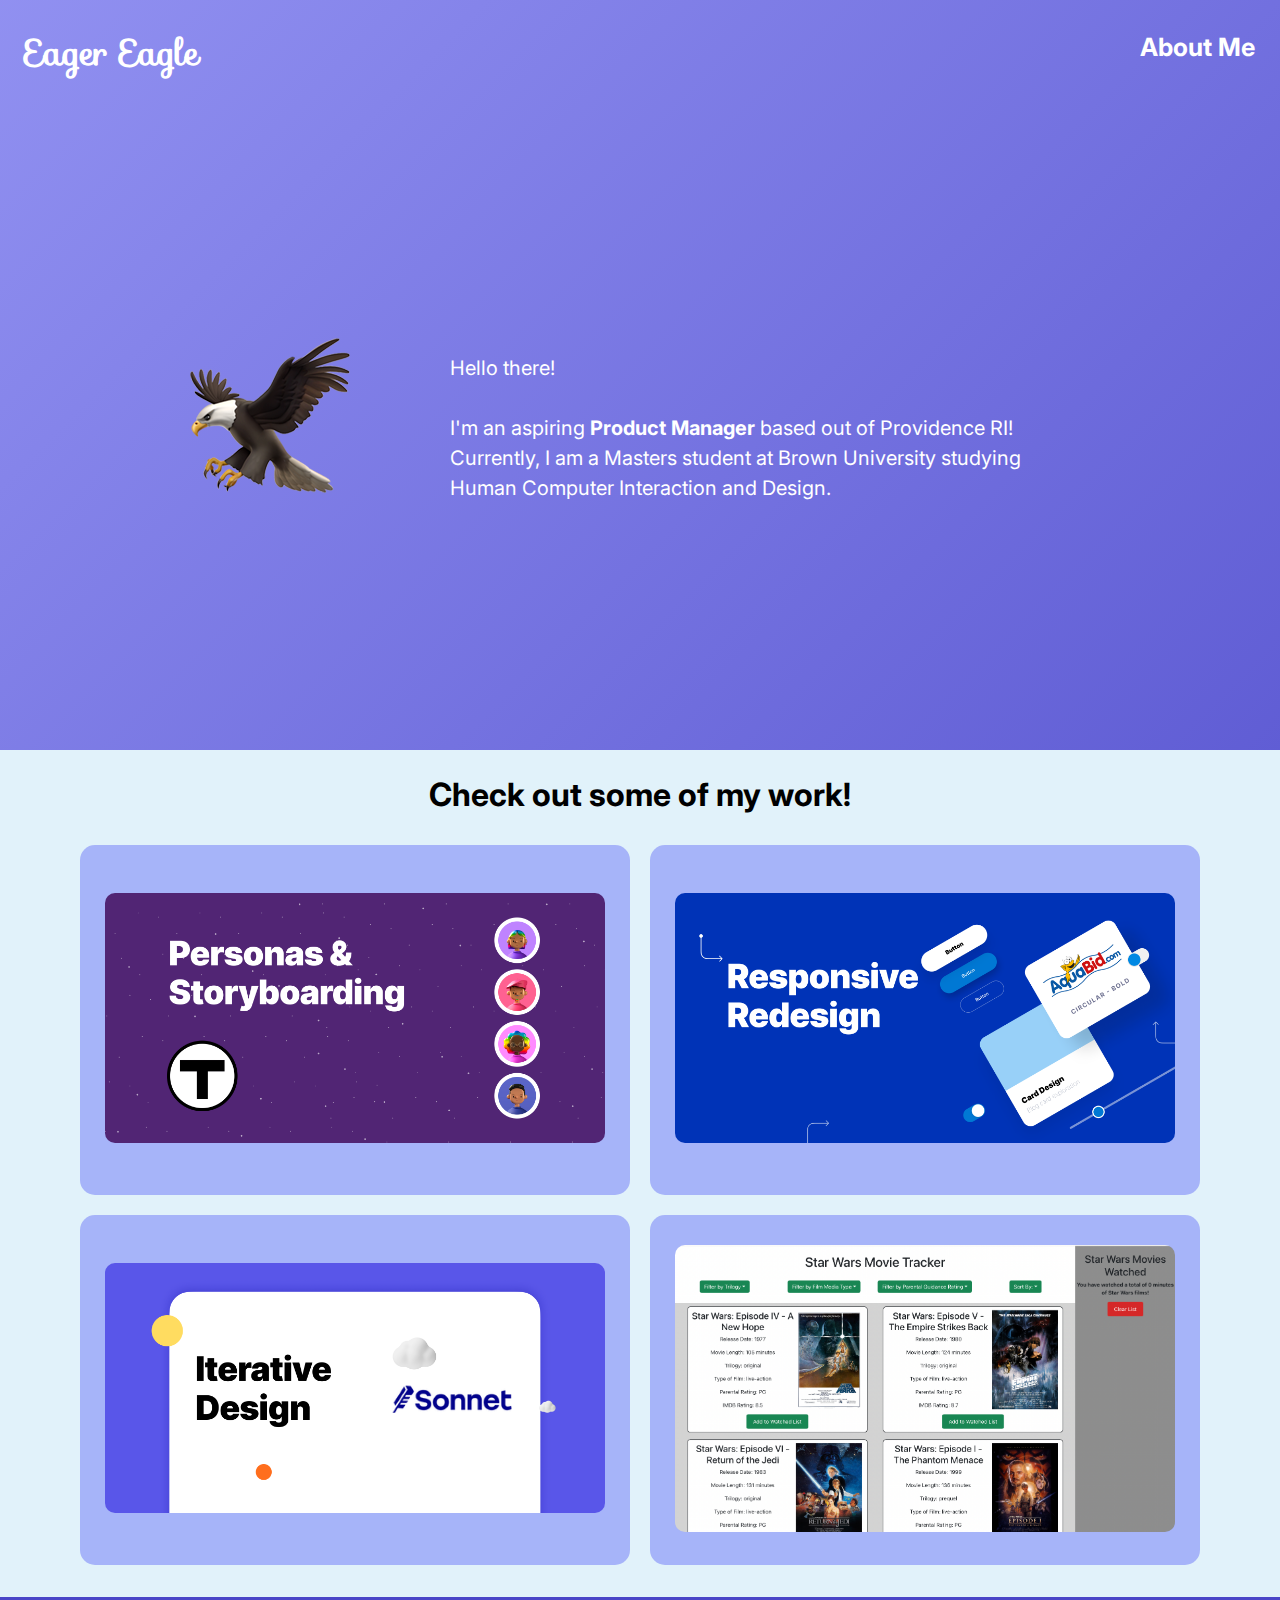
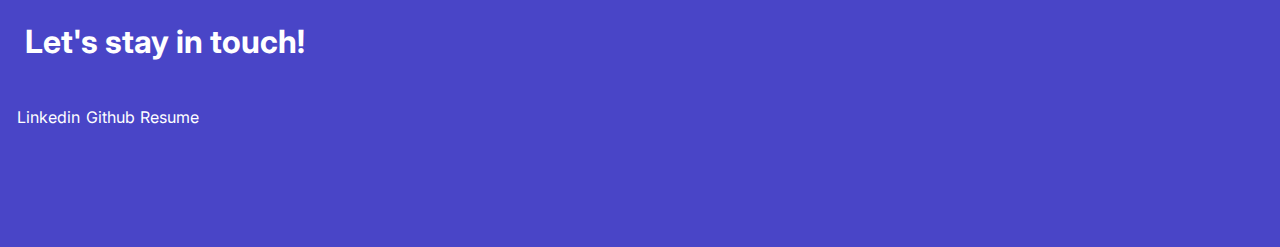
<file: index.html>
<!DOCTYPE html>
<html lang="en">
  <head>
    <meta charset="UTF-8">
    <title>My Portfolio</title>
    <link rel="stylesheet" href="./style.css">
    <link rel="stylesheet" href="https://fonts.googleapis.com/css?family=Sofia">
    <link href='https://fonts.googleapis.com/css?family=Inter' rel='stylesheet'>

  </head>
  <body>
    <div class = "introBlock">
        <div class="topBar">
            <a href="/Portfolio/index.html"><h1 class="nameLink">Eager Eagle</h1></a>
            <a href="/Portfolio/aboutMe.html"><h2 class="aboutMe">About Me</h2></a>
        </div>

        <div class="topMainContainer">

            <div class = "circleImage">
                <img src = "img/eagleMoji.png"/>
            </div>


            <div class = "hookBlurb">
                <p>Hello there! 
                <br>
                <br>
                I'm an aspiring <b>Product Manager</b> based out of Providence RI!
                Currently, I am a Masters student at Brown University studying Human Computer Interaction and Design.
            
                </p>
            </div>

        </div>



    </div>

    <div class = "projectBlock">
        <h1 class = "projectCheckout">Check out some of my work!</h1>

        <div class = "projectItemContainer">
            <div class = "row1">

            <a href="https://eagereagle997.github.io/CS1300-Personas-and-Storyboarding/">
                <div class = "projectItem">
                    <div class = "show">
                        <img class = "projectPic" src="img/Personas.png"/>
                    </div>

                    <div class = "hide">
                        <p>
                        A demonstration of the research process of stepping into an MBTA commuter's shoes when using a card kiosk. 
                        </p>
                        <p>
                        Topics covered include persona creation, storyboard creation, user surveying, and more!
                        </p>
                    </div>

                </div>
            </a>

            <a href="https://eagereagle997.github.io/ResponsiveRedesignSubmission/">
                <div class = "projectItem">
                    <div class = "show">
                        <img class = "projectPic" src="img/Redesign.png"/>
                    </div>

                    <div class = "hide">
                        <p>
                        Come with me as I redesign and give a facelift to an antiquated fish auction website. 
                        </p>
                        <p>
                        Topics covered include High and Low Fidelity Prototyping, Responsive Development, Usability Evaluation, and more!
                        </p>
                    </div>

                </div>
            </a>




            </div>
            <div class = "row2">
                <a href="https://eagereagle997.github.io/IterativeDesignForPortfolio/">
                    <div class = "projectItem">
                        <div class = "show">
                            <img class = "projectPic" src="img/Iterative.png"/>
                        </div>
    
                        <div class = "hide">
                            <p>
                            A demonstration and application of the iterative design process for an up and coming startup! 
                            </p>
                            <p>
                            Topics covered include High and Low Fidelity Prototyping, Ideation and Sketching, User Testing, and more!
                            </p>
                        </div>
    
                    </div>
                </a>

                <a href="/Portfolio/Development.html">
                    <div class = "projectItem">
                        <div class = "show">
                            <img class = "projectPic" src="img/Development.png"/>
                        </div>
    
                        <div class = "hide">
                            <p>
                            A quick demonstration of the capabilities of React! 
                            </p>
                            <p>
                            Topics covered include State, Components, Sorting, Filtering, and more!
                            </p>
                        </div>
    
                    </div>
                </a>
            </div>  

        </div>  

    </div>

    <div class = "bottomBlock">
        <h1 class="bottomTitle">Let's stay in touch!</h1>

        <div class="linkContainer">
            <a href="" class="bottomLink">Linkedin</a>
            <a href="" class="bottomLink">Github</a>
            <a href="" class="bottomLink">Resume</a>
        </div>  

    </div>

  </body>
</html>
</file>
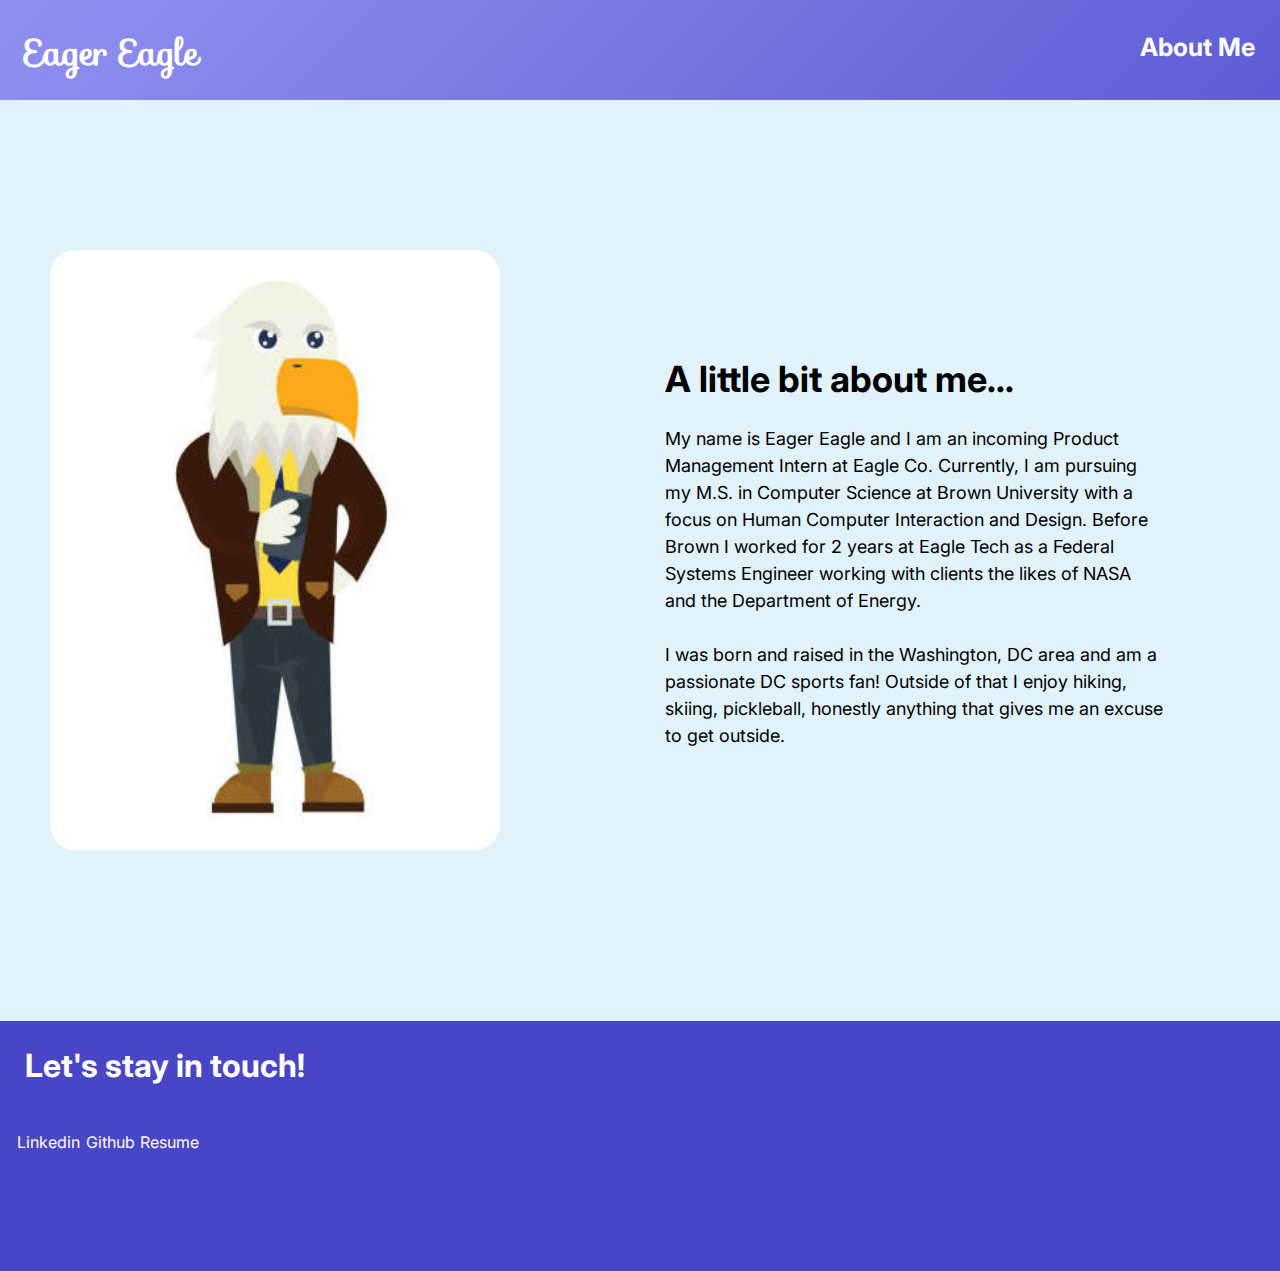
<file: aboutMe.html>
<!DOCTYPE html>
<html lang="en">
  <head>
    <meta charset="UTF-8">
    <title>About Me</title>
    <link rel="stylesheet" href="./style.css">
    <link rel="stylesheet" href="https://fonts.googleapis.com/css?family=Sofia">
    <link href='https://fonts.googleapis.com/css?family=Inter' rel='stylesheet'>

  </head>
  <body>
    <div class = "introBlock2">
        <div class="topBar">
            <a href="/Portfolio/index.html"><h1 class="nameLink">Eager Eagle</h1></a>
            <a href="/Portfolio/aboutMe.html"><h2 class="aboutMe">About Me</h2></a>
        </div>
    </div>


    <div class="aboutMeFlex">
      <div class="aboutMeImage">
        <img class = "eagleSuit" src = "img/eagleSuit.jpeg"/>

      </div>

      <div class="aboutMeBlock">
        <h1>A little bit about me...</h1>

        <p>My name is Eager Eagle and I am an incoming Product Management Intern at Eagle Co. Currently, I am pursuing my M.S. in Computer Science 
          at Brown University with a focus on Human Computer Interaction and Design. Before Brown I worked for 2 years at Eagle Tech as a Federal
          Systems Engineer working with clients the likes of NASA and the Department of Energy. 
          <br>
          <br>
          I was born and raised in the Washington, DC area and am a passionate DC sports fan! Outside of that I enjoy hiking, skiing, pickleball, honestly anything 
          that gives me an excuse to get outside. 
        </p>
      </div>
    </div>




    <div class = "bottomBlock">
      <h1 class="bottomTitle">Let's stay in touch!</h1>

      <div class="linkContainer">
          <a href="" class="bottomLink">Linkedin</a>
          <a href="" class="bottomLink">Github</a>
          <a href="" class="bottomLink">Resume</a>
      </div>  

  </div>

  </body>
</html>
</file>
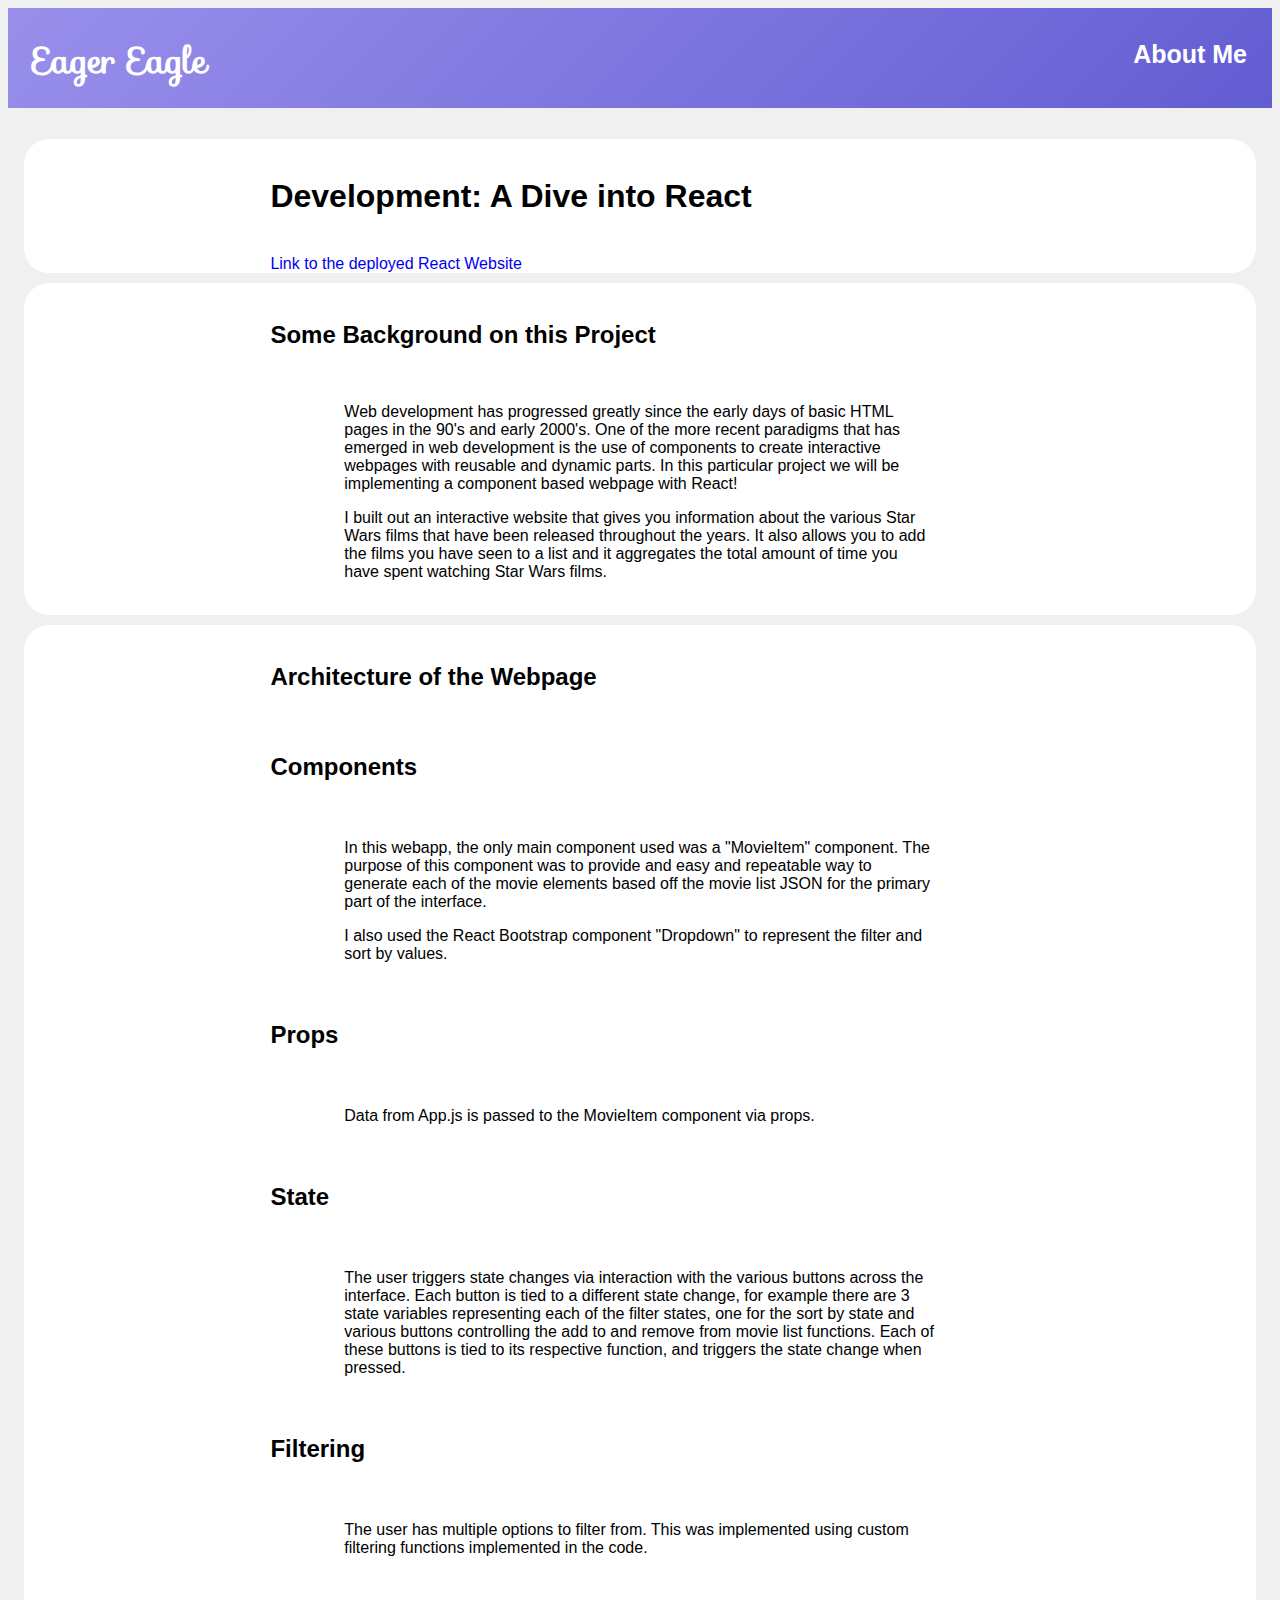
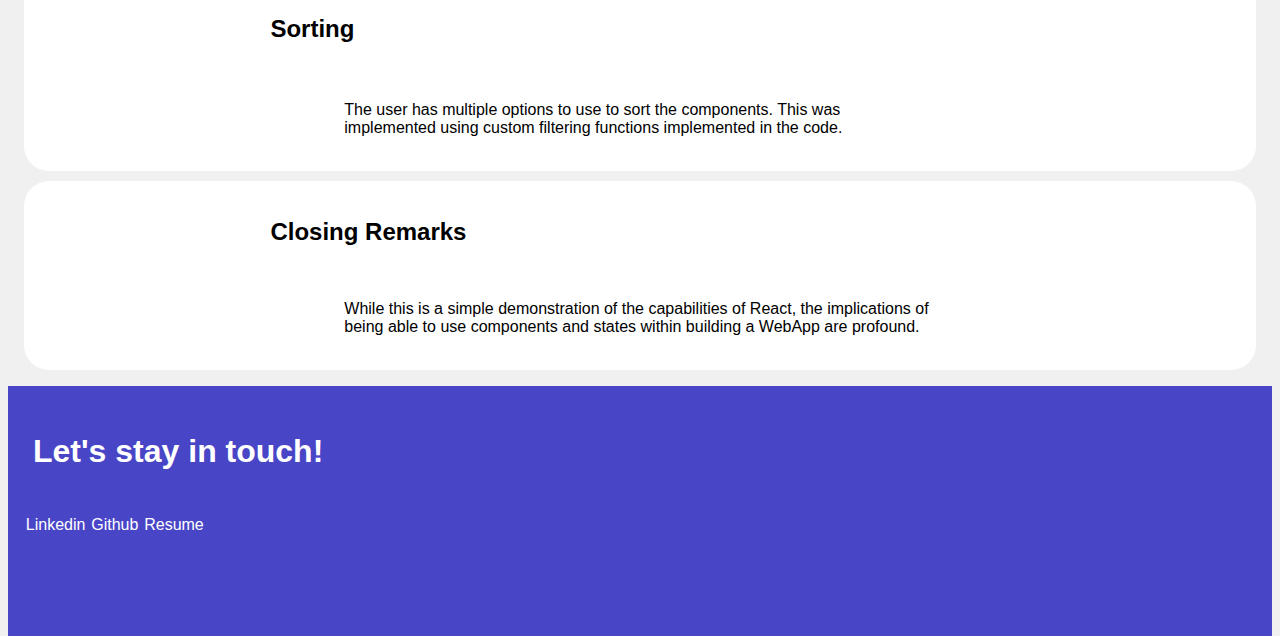
<file: Development.html>
<html lang="en">
  <head>
    <meta charset="utf-8">
    <meta name="viewport" content="width=device-width, initial-scale=1">
    <title>Development</title>
    <!-- <link href='https://fonts.googleapis.com/css?family=Inter' rel='stylesheet'> -->
    <link href="Development.css" rel="stylesheet">
    <link href="https://cdn.jsdelivr.net/npm/bootstrap@5.2.2/dist/css/bootstrap.min.css" rel="stylesheet" integrity="sha384-Zenh87qX5JnK2Jl0vWa8Ck2rdkQ2Bzep5IDxbcnCeuOxjzrPF/et3URy9Bv1WTRi" crossorigin="anonymous">
    <link rel="stylesheet" href="https://fonts.googleapis.com/css?family=Sofia">
  </head>
  <body>
        <div class = "introBlock2">
            <div class="topBar">
                <a href="https://eagereagle997.github.io/Portfolio/"><h1 class="nameLink">Eager Eagle</h1></a>
                <a href="https://eagereagle997.github.io/Portfolio/aboutMe.html"><h2 class="aboutMe">About Me</h2></a>
        </div>


    <div class = "submissionElements">
        
        <div class = "TitleTextBar shadow p-3">
            <div class="textHolder">
                <br>
                <h1>Development: A Dive into React</h1>
                <br>
                <a href = "https://eagereagle997.github.io/Development/">Link to the deployed React Website</a>
            </div>
        </div>


    
    
        <div class = "BubbleElement shadow p-3 part1">
            <div class = "textHolder">
                <br>
                <h2>Some Background on this Project</h2>
                <br>
                <p>
                  Web development has progressed greatly since the early days of basic HTML pages in the 90's and early 2000's. One of the more recent paradigms that has emerged in web development is the use of components to create interactive webpages with reusable and dynamic parts. In this particular project we will be implementing a component based webpage with React!
                </p>
                <p>
                  I built out an interactive website that gives you information about the various Star Wars films that have been released throughout the years. It also allows you to add the films you have seen to a list and it aggregates the total amount of time you have spent watching Star Wars films. 
                </p>
                <br>
            </div>
        </div>
            
        <div class = "BubbleElement shadow p-3 part2">
            <div class = "textHolder">
                <br>
                <h2>Architecture of the Webpage</h2>
                <br>
                <h3>Components</h3>
                <br>
                <p>
                  In this webapp, the only main component used was a "MovieItem" component. The purpose of this component was to provide and easy and repeatable way to generate each of the movie elements based off the movie list JSON for the primary part of the interface.
                </p>
                <p>
                  I also used the React Bootstrap component "Dropdown" to represent the filter and sort by values.
                </p>
                <br>
                <h3>Props</h3>
                <br>
                <p>
                  Data from App.js is passed to the MovieItem component via props.
                </p>
                <br>
                <h3>State</h3>
                <br>
                <p>
                  The user triggers state changes via interaction with the various buttons across the interface. Each button is tied to a different state change, for example there are 3 state variables representing each of the filter states, one for the sort by state and various buttons controlling the add to and remove from movie list functions. Each of these buttons is tied to its respective function, and triggers the state change when pressed.
                </p>
                <br>
                <h3>Filtering</h3>
                <br>
                <p>
                  The user has multiple options to filter from. This was implemented using custom filtering functions implemented in the code. 
                </p>
                <br>
                <h3>Sorting</h3>
                <br>
                <p>
                  The user has multiple options to use to sort the components. This was implemented using custom filtering functions implemented in the code. 
                </p>
                <br>

            </div>
        </div>

        <div class = "BubbleElement shadow p-3 part1">
          <div class = "textHolder">
              <br>
              <h2>Closing Remarks</h2>
              <br>
              <p>
                While this is a simple demonstration of the capabilities of React, the implications of being able to use components and states within building a WebApp are profound. 
              </p>
    
              <br>
          </div>
      </div>
 
    </div>



    <div class = "bottomBlock">
        <h1 class="bottomTitle">Let's stay in touch!</h1>

        <div class="linkContainer">
            <a href="" class="bottomLink">Linkedin</a>
            <a href="" class="bottomLink">Github</a>
            <a href="" class="bottomLink">Resume</a>
        </div>  

    </div>

  </body>
</html>
</file>
<file: style.css>
.introBlock {
    width: 100%;
    height: 750px;
    display: flex;
    flex-wrap: wrap;
    align-items: top;
    justify-content: center;
    background-size: 300% 300%;
    background-image: linear-gradient(
          -45deg, 
          rgb(155, 203, 226) 0%, 
          rgb(119, 138, 235) 25%, 
          rgb(73, 69, 199) 51%, 
          rgba(26, 0, 227, 0.404) 100%
    );  
    animation: AnimateBG 10s ease infinite;
}

.introBlock2 {
    width: 100%;
    height: 100px;
    display: flex;
    flex-wrap: wrap;
    align-items: top;
    justify-content: center;
    background-size: 300% 300%;
    background-image: linear-gradient(
          -45deg, 
          rgb(155, 203, 226) 0%, 
          rgb(119, 138, 235) 25%, 
          rgb(73, 69, 199) 51%, 
          rgba(26, 0, 227, 0.404) 100%
    );  
    animation: AnimateBG 10s ease infinite;
}

@keyframes AnimateBG { 
    0%{background-position:0% 50%}
    50%{background-position:100% 50%}
    100%{background-position:0% 50%}
  }

a {
    text-decoration: none;
}

.topBar{
    width:100%;
    display: flex;
    justify-content:space-between;
}

.nameLink {
  color:white;
  font-family:'Sofia', 'Trebuchet MS', 'Lucida Sans Unicode', 'Lucida Grande', 'Lucida Sans', Arial, sans-serif;
  margin: 25px;
  font-size: 35px;
}

.aboutMe {
  color: white;
  margin: 25px;
  margin-top: 32px;  
  font-family:Inter, Arial, Helvetica, sans-serif;
  font-size: 25px;

}

  

.projectBlock {
}

.projectItemContainer{

}

.row1 {
    display: flex;
    flex-wrap: wrap;
    justify-content: center;
}

.row2 {
    display: flex;
    flex-wrap: wrap;
    justify-content: center;
}

.topMainContainer{
    width: 100%;
    display: flex;
    justify-content: center;
}

.hookBlurb {
    margin-left: 100px;
    color: white;
    font-size: 20px;
    width: 50%;

}

.projectCheckout {
    text-align: center;
    margin-top: 25px;
}

.projectItem {
    height: 300px;
    width: 500px;
    padding: 25px;
    margin: 10px;
    background-color: rgb(166, 180, 249);

    display: flex;
    justify-content: center;
    align-items: center;

    border-radius: 15px;
    

}

.projectPic{
    width: 500px;
    border-radius: 10px;
}

.show{

}

.hide{
    display: none;
    font-size: 20px;
    line-height: 1.5;
    text-align: center;
}

.projectItem:hover {
    background-color: rgb(225, 242, 250);
}

.projectItem:hover > .hide {
    display: block;
    color: black;
}
.projectItem:hover > .show {
    display: none;
}

.bottomBlock {
    height: 250px;
    background-color: rgb(73, 69, 199);
}

.linkContainer{
    width: 15%;
    display: flex;
    justify-content: space-evenly;
    padding-left: 12px;
}

.bottomTitle{
    color: white;
    padding: 25px;
}

.bottomLink {
    color: white;
}

.aboutMeFlex {
    width: 100%;
    height: 900px;
    display: flex;
    align-items: center;
}

.aboutMeImage {
    height: 600px;
    width: 450px;
    margin: 50px;
    background-color: white;
    display: flex;
    justify-content: center;
    border-radius: 25px;
}

.eagleSuit {
    width: 300px;

}

.aboutMeBlock {
    vertical-align: center;
    width: 500px;
    margin: auto;
    font-size: 18px;
}

.portItemTitles {
    text-align: center;
}

.portItemUL {
    padding-left: 25%;
    padding-right: 25%;
}

.portItemWriteUp {
    padding-left: 25%;
    padding-right: 25%;
}

p {
    line-height: 150%;
}

body {
    background-color: rgb(225, 242, 250);
    margin: 0px;
    font-family: Inter, Arial, Helvetica, sans-serif;
}
</file>
<file: Development.css>
body {
    background-color: #F0F0F0 !important;
    font-family:sans-serif;
}

.noDisplay {
  display: none;
}

.warning {
  color: red;
}

.SonnetIcon {
    margin-left: 25px;
}



.accountCircle {
    width: 90px;
    height: 90px;
    border-radius: 50%;
    background: #434343;

    display: flex;
    justify-content: center;
    align-items: center;
  }

.accountCircle:hover {
    background: #999999;
  }

.accountImage {
    height: 50px;
    width: 50px;
}

.SideBar {
    margin-top: 120px;
    padding: 0;
    width: 312px;
    background-color: #ffffff;
    position: fixed;
    height: 90%;
    overflow: auto;
    z-index: 1;
  }

.SearchBar {
    width: 100%;
    display: flex;
    justify-content: center;
    margin-top: 33px;
}

.SearchInput {
    border-radius: 25px;
    width:292px;
    height:32px;

    
}

.sketchImage {
  transform: rotate(90deg);
  width:25%;
  margin-left: 25px;
}
.sketchImage1 {
  width:25%;
  margin-left: 25px;
}
.sketchImage2 {
  width:45%;
}

.imageContainer {
  margin-left: 5%;
  margin-right: 5%;
  display: flex;
  justify-content: space-between;

} 

.imageContainer1 {
  width:100%;
  display: flex;
  justify-content: space-evenly;

} 

::placeholder {
    color: #666666;
  }
  


.CreateNewListing {
    margin-top: 18px;
    width:100%;
    display: flex;
    justify-content: center;
    align-items: center;

}

.NewListButtonContainer {
    width: 200px;
    height: 30px;
}



.OtherElements {
    margin-top: 50px;

    
}

.sideIcons {
    width: 34px;
}

.iconPair {
    margin-top: 5%;
    width: 100%;
    display: flex;
    justify-content: space-evenly;
}

.iconPair.a {
    text-align: left;
}



.TitleTextBar {
    display: flex;
    align-items: center;

    border-radius: 25px;
    background-color: white;
    margin-top: 25px;

}

.textHolder {
    margin-left: 20%;
    margin-right: 20%;

}

h2 h3 h4 {

}

h1 {

    font-size: 32px;
}

.NavSubTitle {
    color: #666666;
    font-size: 14px;
}

.linkColor {
    color: #666666;
    text-decoration: none;
}

.SideBar a {
    color: black;
    text-decoration: none;
  }


  .iconPair:hover:not(.active) {
    background-color: E9E9E9;
  }
  

.submissionElements {

    padding: 1px 16px;
    display: block;
    justify-content: center;
    flex-direction: column;
  }

  .BubbleElement {
    border-radius: 25px;
    background-color: white;
    margin-top: 10px;


  }

  p {
    margin-left: 10%;
    margin-right: 10%;

  }

  ul {
    margin-left: 15%;
    margin-right: 15%;
  }

  .link2 {
    margin-left: 10%;

  }

  b {
    font-weight: bold !important;
    
  }

  .imgCenter {
    width: 100%;
    display: flex;
    justify-content: center;
  }

  .mainScreenshot{
    width: 75%;
  }

  .problemContainer {
    width: 100%;
    display: flex;
    align-items: center; 
    justify-content: space-between;

  }

  .problemText {
    width: 40%
  }

  .problemImage12 {
    width: 70%;
  }



h3 {
    font-size: 24px;
}

.introBlock {
  width: 100%;
  height: 750px;
  display: flex;
  flex-wrap: wrap;
  align-items: top;
  justify-content: center;
  background-size: 300% 300%;
  background-image: linear-gradient(
        -45deg, 
        rgb(155, 203, 226) 0%, 
        rgb(119, 138, 235) 25%, 
        rgb(73, 69, 199) 51%, 
        rgba(26, 0, 227, 0.404) 100%
  );  
  animation: AnimateBG 10s ease infinite;
}

.introBlock2 {
  width: 100%;
  height: 100px;
  display: flex;
  flex-wrap: wrap;
  align-items: top;
  justify-content: center;
  background-size: 300% 300%;
  margin-bottom: 5px;
  background-image: linear-gradient(
        -45deg, 
        rgb(155, 203, 226) 0%, 
        rgb(119, 138, 235) 25%, 
        rgb(73, 69, 199) 51%, 
        rgba(26, 0, 227, 0.404) 100%
  );  
  animation: AnimateBG 10s ease infinite;
}

@keyframes AnimateBG { 
  0%{background-position:0% 50%}
  50%{background-position:100% 50%}
  100%{background-position:0% 50%}
}

a {
  text-decoration: none !important;
}

.topBar{
  width:100%;
  display: flex;
  justify-content:space-between;
}

.nameLink {
  color:white;
  font-family:'Sofia', 'Trebuchet MS', 'Lucida Sans Unicode', 'Lucida Grande', 'Lucida Sans', Arial, sans-serif;
  margin: 25px;
  font-size: 35px;
}

.aboutMe {
  color: white;
  margin: 25px;
  margin-top: 32px;  
  font-family:Inter, Arial, Helvetica, sans-serif;
  font-size: 25px;

}

.bottomBlock {
  margin-top: 15px;
  height: 250px;
  background-color: rgb(73, 69, 199);
  width: 100%;
}

.linkContainer{
  width: 15%;
  display: flex;
  justify-content: space-evenly;
  padding-left: 12px;
}

.bottomTitle{
  color: white;
  padding: 25px;
  font-family:Arial, Helvetica, sans-serif;
}

.bottomLink {
  color: white;
  font-family:Arial, Helvetica, sans-serif;
}

.Dev2{
    width: 400px;
}
</file>
